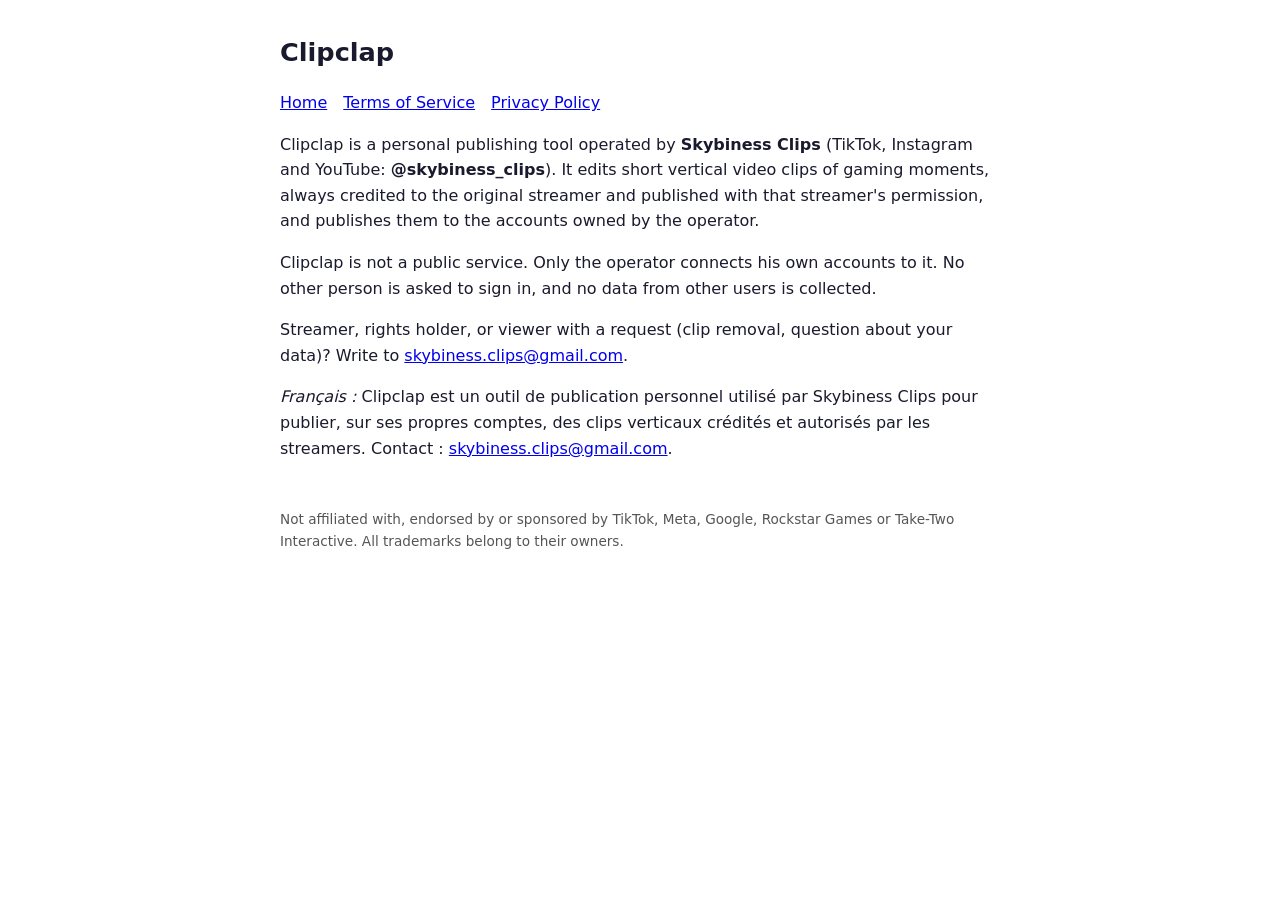
<file: index.html>
<!DOCTYPE html>
<html lang="en"><head><meta charset="utf-8"><meta name="viewport" content="width=device-width,initial-scale=1">
<title>Clipclap by Skybiness Clips</title><link rel="stylesheet" href="style.css"></head><body>
<h1>Clipclap</h1>
<nav><a href="index.html">Home</a><a href="terms.html">Terms of Service</a><a href="privacy.html">Privacy Policy</a></nav>
<p>Clipclap is a personal publishing tool operated by <strong>Skybiness Clips</strong> (TikTok, Instagram and YouTube: <strong>@skybiness_clips</strong>). It edits short vertical video clips of gaming moments, always credited to the original streamer and published with that streamer's permission, and publishes them to the accounts owned by the operator.</p>
<p>Clipclap is not a public service. Only the operator connects his own accounts to it. No other person is asked to sign in, and no data from other users is collected.</p>
<p>Streamer, rights holder, or viewer with a request (clip removal, question about your data)? Write to <a href="mailto:skybiness.clips@gmail.com">skybiness.clips@gmail.com</a>.</p>
<p lang="fr"><em>Français :</em> Clipclap est un outil de publication personnel utilisé par Skybiness Clips pour publier, sur ses propres comptes, des clips verticaux crédités et autorisés par les streamers. Contact : <a href="mailto:skybiness.clips@gmail.com">skybiness.clips@gmail.com</a>.</p>
<footer>Not affiliated with, endorsed by or sponsored by TikTok, Meta, Google, Rockstar Games or Take-Two Interactive. All trademarks belong to their owners.</footer>
</body></html>
</file>
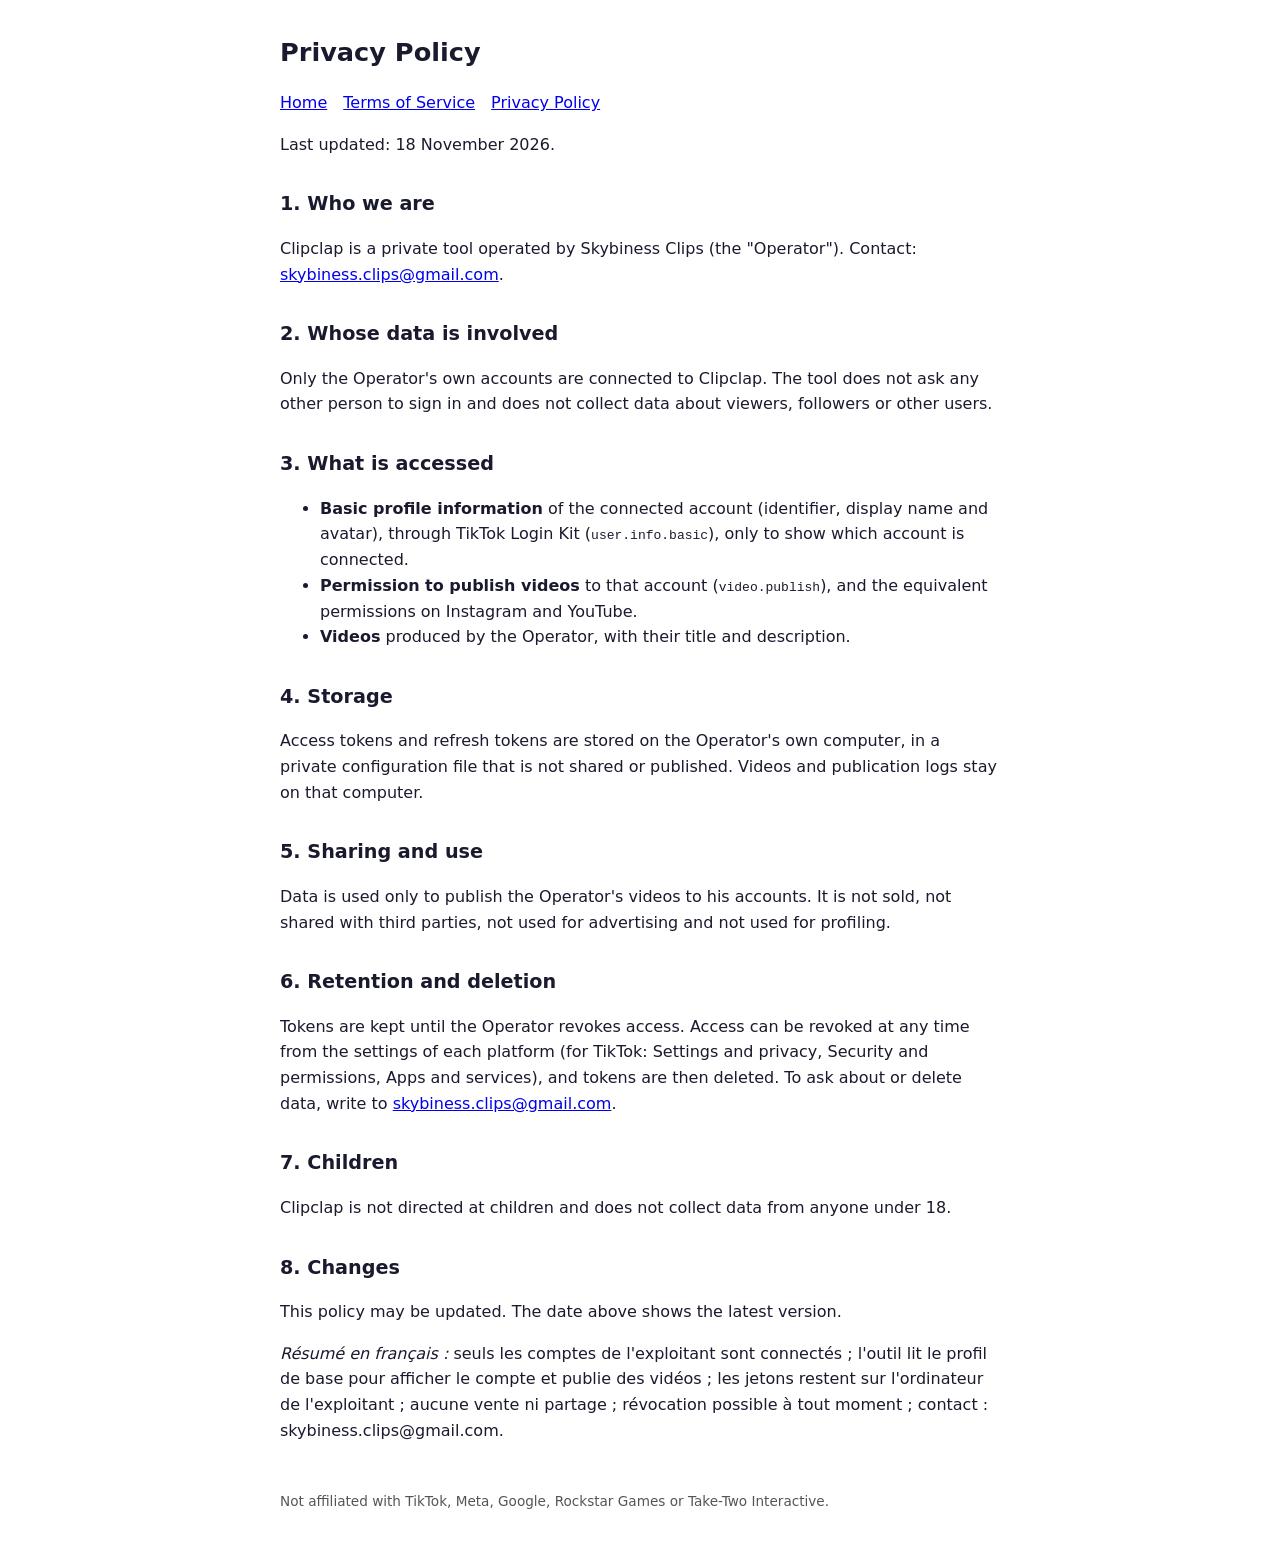
<file: privacy.html>
<!DOCTYPE html>
<html lang="en"><head><meta charset="utf-8"><meta name="viewport" content="width=device-width,initial-scale=1">
<title>Privacy Policy - Clipclap</title><link rel="stylesheet" href="style.css"></head><body>
<h1>Privacy Policy</h1>
<nav><a href="index.html">Home</a><a href="terms.html">Terms of Service</a><a href="privacy.html">Privacy Policy</a></nav>
<p>Last updated: 18 November 2026.</p>
<h2>1. Who we are</h2>
<p>Clipclap is a private tool operated by Skybiness Clips (the "Operator"). Contact: <a href="mailto:skybiness.clips@gmail.com">skybiness.clips@gmail.com</a>.</p>
<h2>2. Whose data is involved</h2>
<p>Only the Operator's own accounts are connected to Clipclap. The tool does not ask any other person to sign in and does not collect data about viewers, followers or other users.</p>
<h2>3. What is accessed</h2>
<ul>
<li><strong>Basic profile information</strong> of the connected account (identifier, display name and avatar), through TikTok Login Kit (<code>user.info.basic</code>), only to show which account is connected.</li>
<li><strong>Permission to publish videos</strong> to that account (<code>video.publish</code>), and the equivalent permissions on Instagram and YouTube.</li>
<li><strong>Videos</strong> produced by the Operator, with their title and description.</li>
</ul>
<h2>4. Storage</h2>
<p>Access tokens and refresh tokens are stored on the Operator's own computer, in a private configuration file that is not shared or published. Videos and publication logs stay on that computer.</p>
<h2>5. Sharing and use</h2>
<p>Data is used only to publish the Operator's videos to his accounts. It is not sold, not shared with third parties, not used for advertising and not used for profiling.</p>
<h2>6. Retention and deletion</h2>
<p>Tokens are kept until the Operator revokes access. Access can be revoked at any time from the settings of each platform (for TikTok: Settings and privacy, Security and permissions, Apps and services), and tokens are then deleted. To ask about or delete data, write to <a href="mailto:skybiness.clips@gmail.com">skybiness.clips@gmail.com</a>.</p>
<h2>7. Children</h2>
<p>Clipclap is not directed at children and does not collect data from anyone under 18.</p>
<h2>8. Changes</h2>
<p>This policy may be updated. The date above shows the latest version.</p>
<p lang="fr"><em>Résumé en français :</em> seuls les comptes de l'exploitant sont connectés ; l'outil lit le profil de base pour afficher le compte et publie des vidéos ; les jetons restent sur l'ordinateur de l'exploitant ; aucune vente ni partage ; révocation possible à tout moment ; contact : skybiness.clips@gmail.com.</p>
<footer>Not affiliated with TikTok, Meta, Google, Rockstar Games or Take-Two Interactive.</footer>
</body></html>
</file>
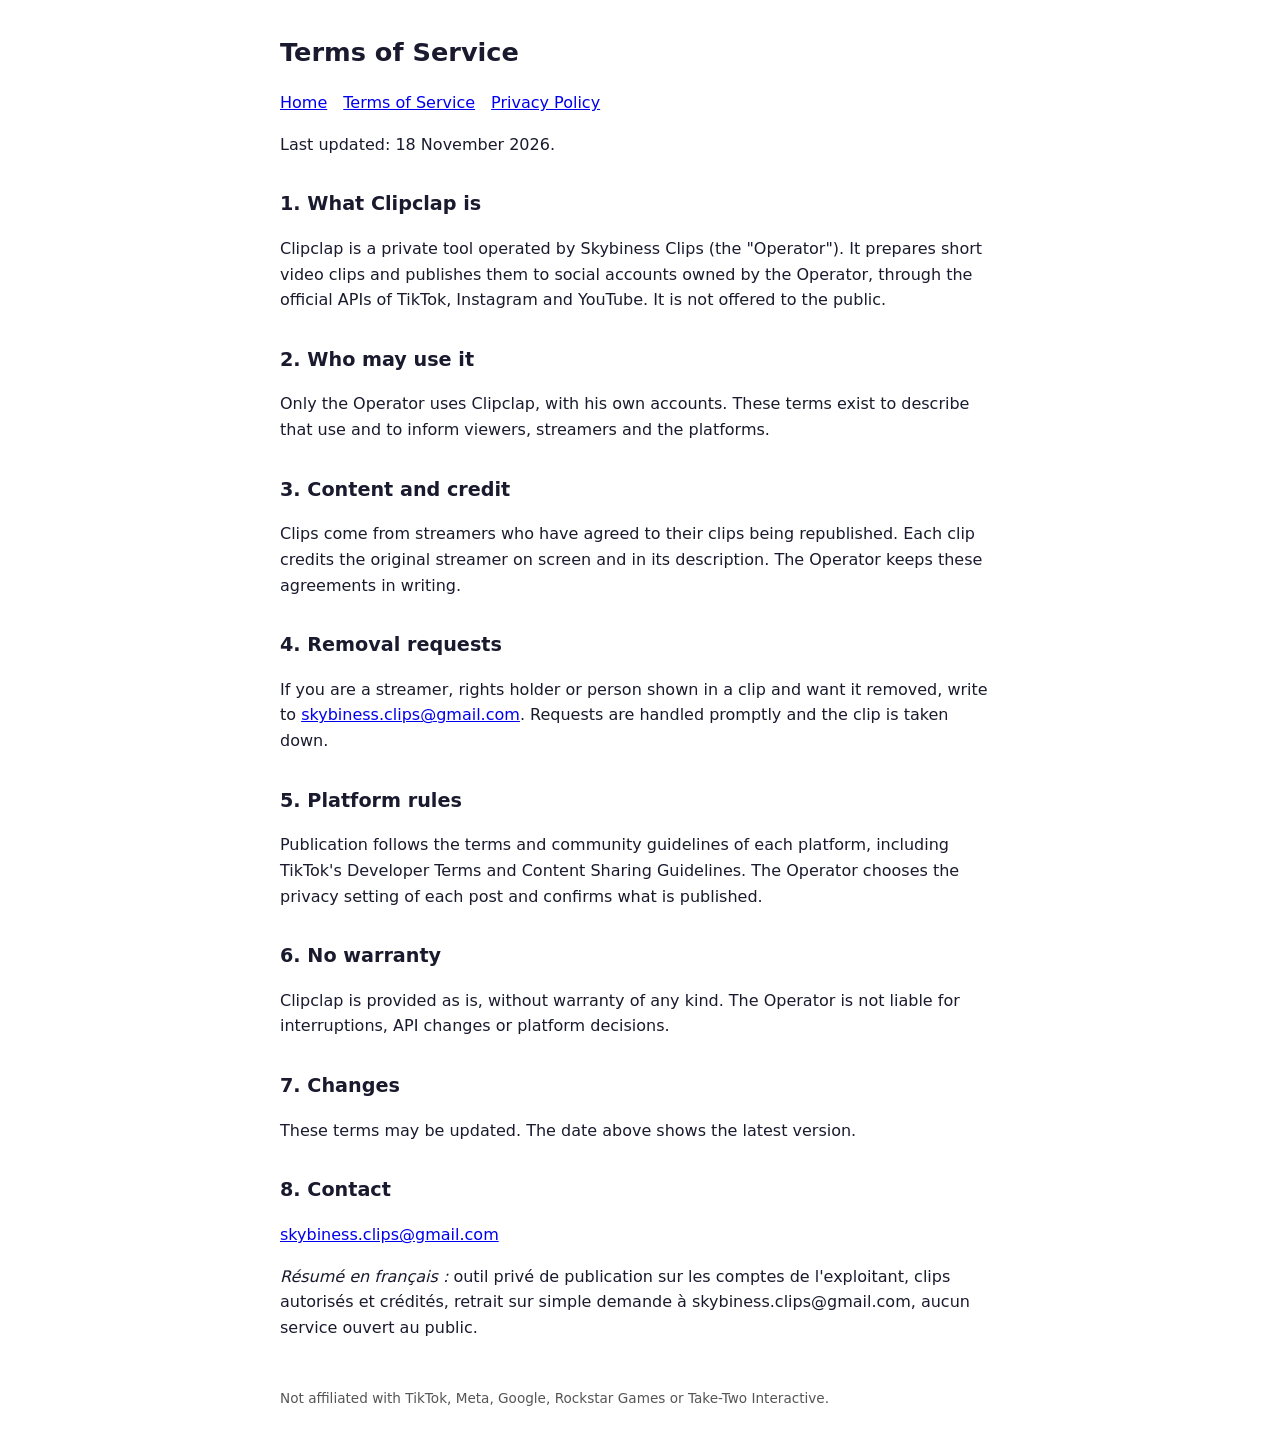
<file: terms.html>
<!DOCTYPE html>
<html lang="en"><head><meta charset="utf-8"><meta name="viewport" content="width=device-width,initial-scale=1">
<title>Terms of Service - Clipclap</title><link rel="stylesheet" href="style.css"></head><body>
<h1>Terms of Service</h1>
<nav><a href="index.html">Home</a><a href="terms.html">Terms of Service</a><a href="privacy.html">Privacy Policy</a></nav>
<p>Last updated: 18 November 2026.</p>
<h2>1. What Clipclap is</h2>
<p>Clipclap is a private tool operated by Skybiness Clips (the "Operator"). It prepares short video clips and publishes them to social accounts owned by the Operator, through the official APIs of TikTok, Instagram and YouTube. It is not offered to the public.</p>
<h2>2. Who may use it</h2>
<p>Only the Operator uses Clipclap, with his own accounts. These terms exist to describe that use and to inform viewers, streamers and the platforms.</p>
<h2>3. Content and credit</h2>
<p>Clips come from streamers who have agreed to their clips being republished. Each clip credits the original streamer on screen and in its description. The Operator keeps these agreements in writing.</p>
<h2>4. Removal requests</h2>
<p>If you are a streamer, rights holder or person shown in a clip and want it removed, write to <a href="mailto:skybiness.clips@gmail.com">skybiness.clips@gmail.com</a>. Requests are handled promptly and the clip is taken down.</p>
<h2>5. Platform rules</h2>
<p>Publication follows the terms and community guidelines of each platform, including TikTok's Developer Terms and Content Sharing Guidelines. The Operator chooses the privacy setting of each post and confirms what is published.</p>
<h2>6. No warranty</h2>
<p>Clipclap is provided as is, without warranty of any kind. The Operator is not liable for interruptions, API changes or platform decisions.</p>
<h2>7. Changes</h2>
<p>These terms may be updated. The date above shows the latest version.</p>
<h2>8. Contact</h2>
<p><a href="mailto:skybiness.clips@gmail.com">skybiness.clips@gmail.com</a></p>
<p lang="fr"><em>Résumé en français :</em> outil privé de publication sur les comptes de l'exploitant, clips autorisés et crédités, retrait sur simple demande à skybiness.clips@gmail.com, aucun service ouvert au public.</p>
<footer>Not affiliated with TikTok, Meta, Google, Rockstar Games or Take-Two Interactive.</footer>
</body></html>
</file>
<file: style.css>
body{font-family:system-ui,-apple-system,Segoe UI,Roboto,sans-serif;max-width:720px;margin:2rem auto;padding:0 1rem;line-height:1.6;color:#1a1a2e}
h1{font-size:1.6rem}h2{font-size:1.2rem;margin-top:2rem}
nav a{margin-right:1rem}
footer{margin-top:3rem;font-size:.85rem;color:#555}
</file>
